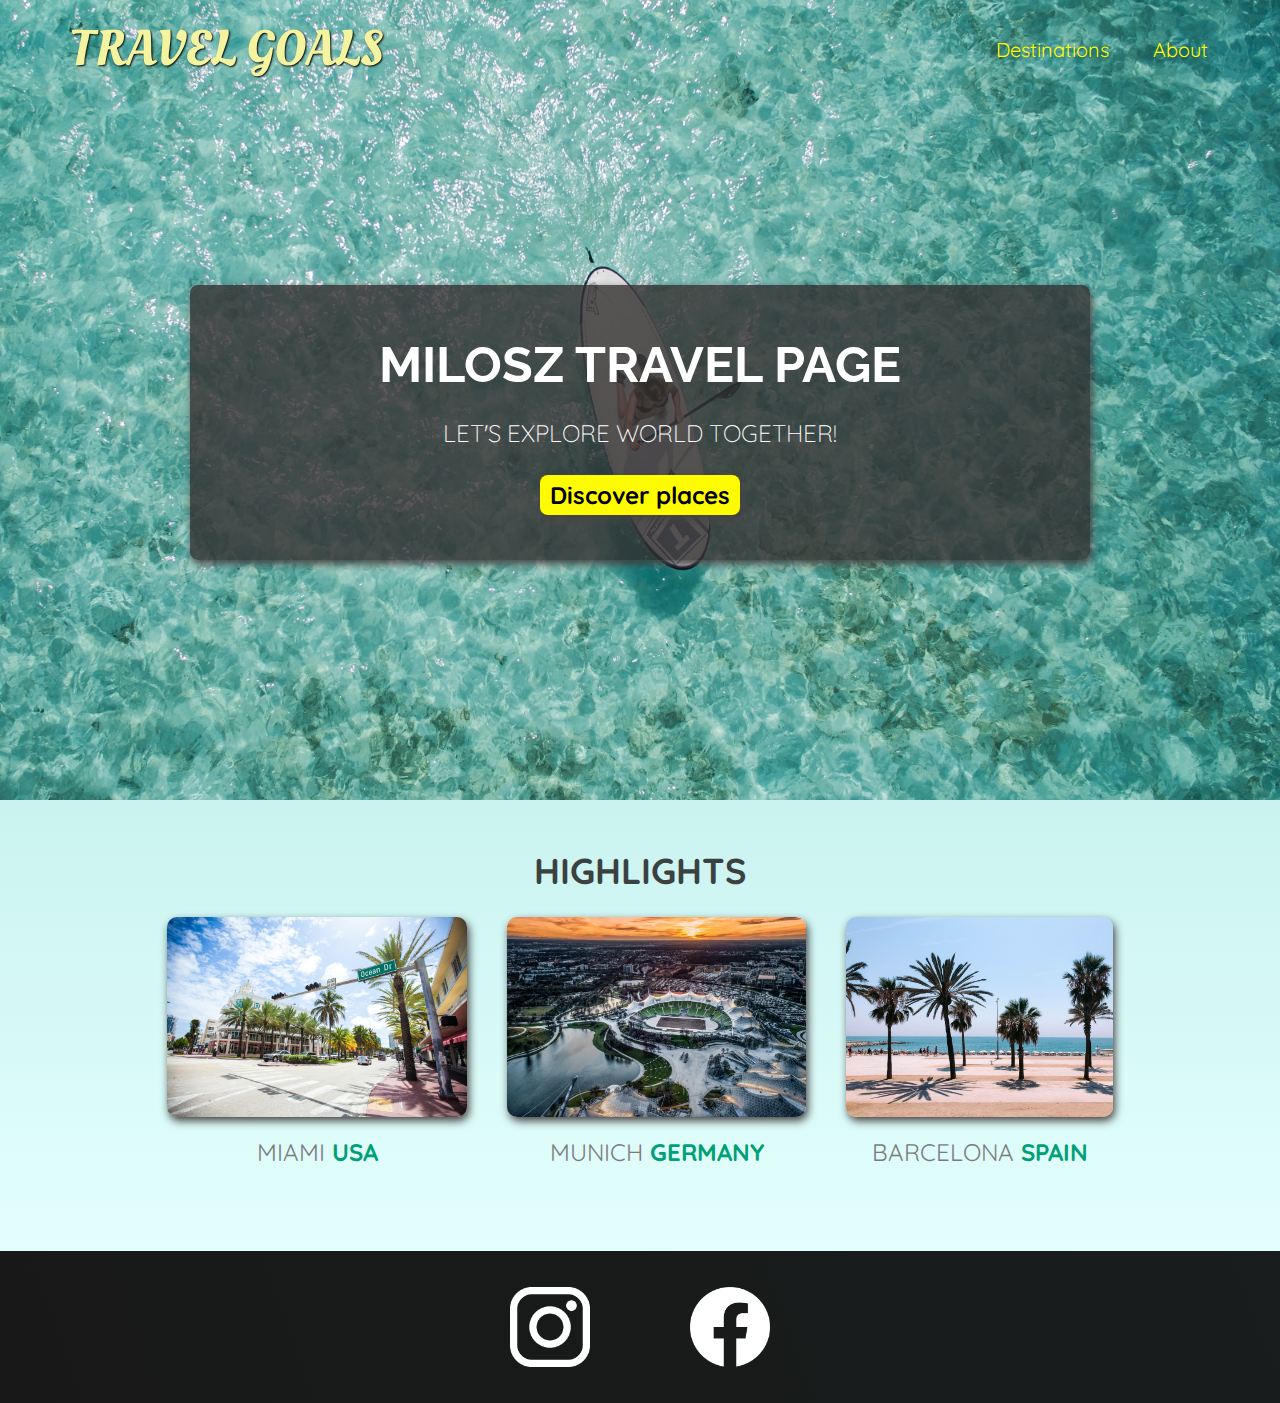
<file: index.html>
<html lang="en">
  <head>
    <meta charset="UTF-8" />
    <title>Travel Goals</title>
    <link
      href="https://fonts.googleapis.com/css2?family=Raleway:wght@700&family=Oleo+Script:wght@700&family=Quicksand:wght@300;500;700&display=swap"
      rel="stylesheet"
    />
    <link rel="stylesheet" href="shared.css" />
    <link rel="stylesheet" href="styles.css" />
  </head>
  <body>
    <header>
      <div id="page-logo">
        <a href="index.html">Travel Goals</a>
      </div>
      <nav>
        <ul>
          <li><a href="places.html">Destinations</a></li>
          <li><a href="">About</a></li>
        </ul>
      </nav>
    </header>
    <main>
      <section id="hero">
        <div id="hero-content">
          <h1>Milosz Travel Page</h1>
          <p>Let's explore world together!</p>
          <a href="/places.html">Discover places</a>
        </div>
      </section>
      <section id="highlights">
        <h2>highlights</h2>
        <ul id="destinations">
          <li class="destination">
            <img src="/images/places/miami.jpg" alt="picture of miami" />
            <p>Miami <strong>USA</strong></p>
          </li>
          <li class="destination">
            <img src="/images/places/munich.jpg" alt="picture of munich" />
            <p>Munich <strong>Germany</strong></p>
          </li>
          <li class="destination">
            <img
              src="/images/places/barcelona.jpg"
              alt="picture of barcelona"
            />
            <p>Barcelona <strong>Spain</strong></p>
          </li>
        </ul>
      </section>
    </main>
    <footer>
      <ul>
        <li>
          <a href="https://www.instagram.com/banan4don/"
            ><img src="/images/icons/insta.png" alt="Icon of instagram"
          /></a>
        </li>
        <li>
          <a href="https://www.facebook.com/profile.php?id=100001061245106"
            ><img src="/images/icons/facebook.png" alt="Icon of facebook"
          /></a>
        </li>
      </ul>
      
    </footer>
  </body>
</html>
</file>
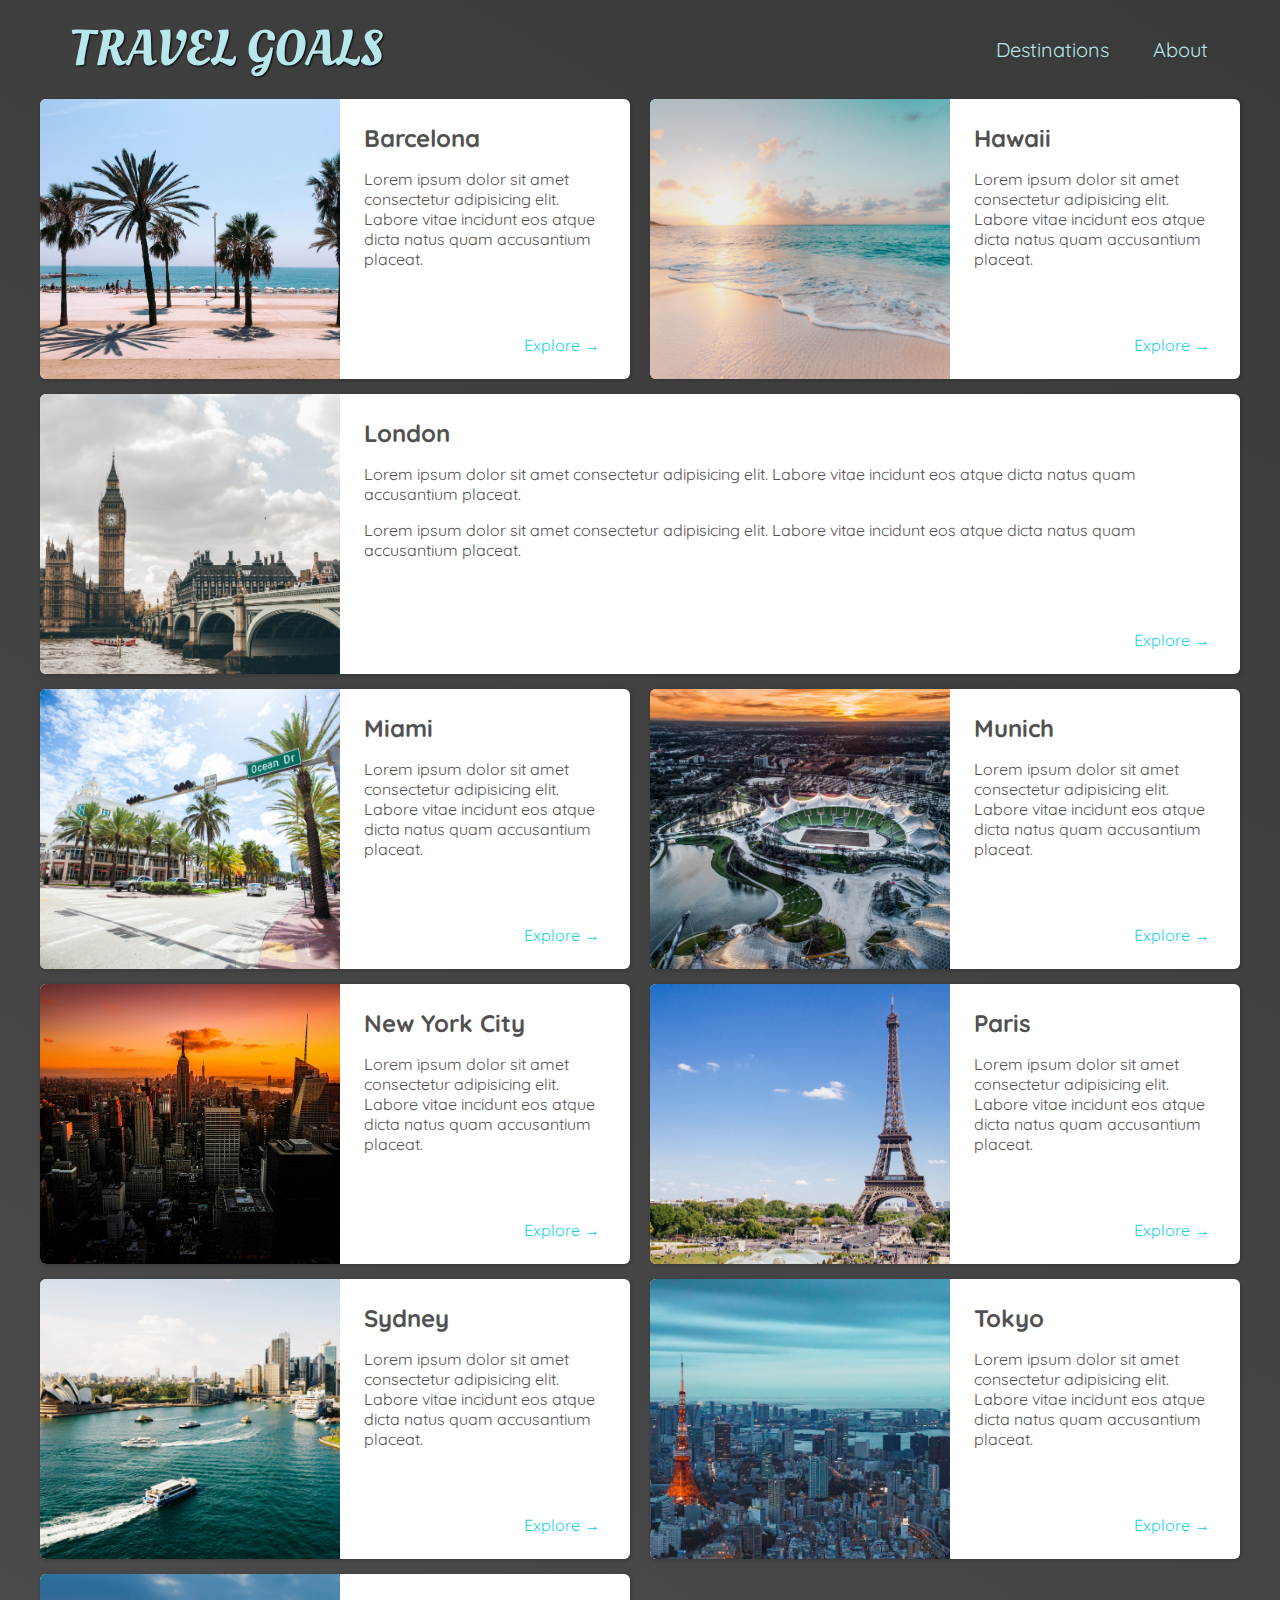
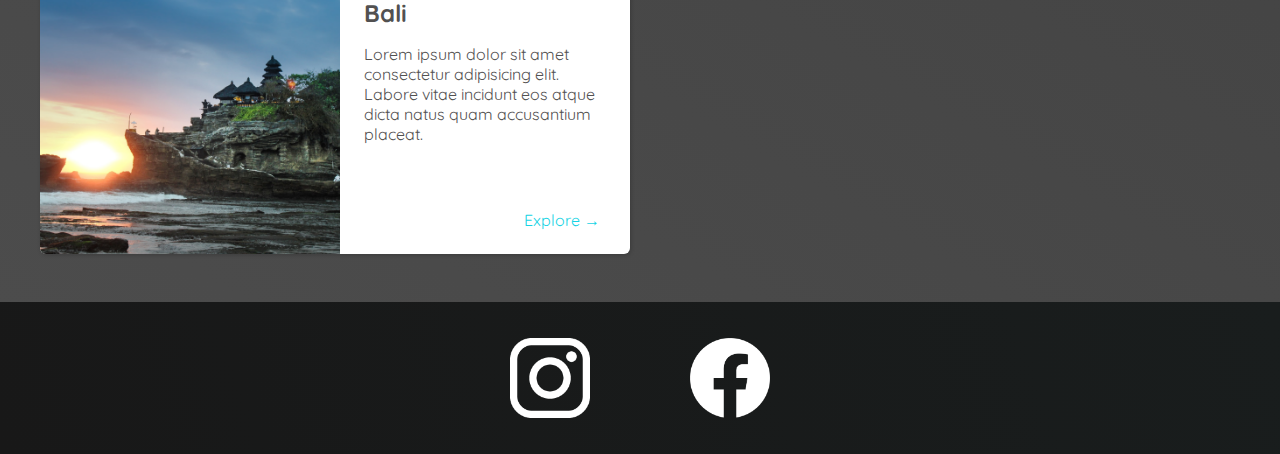
<file: places.html>
<html lang="en">
  <head>
    <meta charset="UTF-8" />
    <title>Travel Goals</title>
    <link
      href="https://fonts.googleapis.com/css2?family=Raleway:wght@700&family=Oleo+Script:wght@700&family=Quicksand:wght@300;500;700&display=swap"
      rel="stylesheet"
    />
    <link rel="stylesheet" href="shared.css" />
    <link rel="stylesheet" href="places.css" />
  </head>
  <body>
    <header>
      <div id="page-logo">
        <a href="index.html">Travel Goals</a>
      </div>
      <nav>
        <ul>
          <li><a href="places.html">Destinations</a></li>
          <li><a href="">About</a></li>
        </ul>
      </nav>
    </header>
    <main>
      <ul>
        <li>
          <img src="images/places/barcelona.jpg" alt="City of Barcelona" />
          <div class="item-content">
            <div>
              <h2>Barcelona</h2>
              <p>
                Lorem ipsum dolor sit amet consectetur adipisicing elit. Labore
                vitae incidunt eos atque dicta natus quam accusantium placeat.
              </p>
            </div>
            <div class="actions">
              <a href="https://en.wikipedia.org/wiki/Barcelona">Explore &#x2192</a>
            </div>
          </div>
        </li>
        <li>
          <img src="images/places/hawaii.jpg" alt="Hawaii beach" />
          <div class="item-content">
            <div>
              <h2>Hawaii</h2>
              <p>
                Lorem ipsum dolor sit amet consectetur adipisicing elit. Labore
                vitae incidunt eos atque dicta natus quam accusantium placeat.
              </p>
            </div>
            <div class="actions">
              <a href="hhttps://en.wikipedia.org/wiki/Hawaii">Explore &#x2192</a>
            </div>
          </div>
        </li>
        <li>
          <img src="images/places/london.jpg" alt="London city" />
          <div class="item-content">
            <div>
              <h2>London</h2>
              <p>
                Lorem ipsum dolor sit amet consectetur adipisicing elit. Labore
                vitae incidunt eos atque dicta natus quam accusantium placeat.
              </p>
              <p>
                Lorem ipsum dolor sit amet consectetur adipisicing elit. Labore
                vitae incidunt eos atque dicta natus quam accusantium placeat.
              </p>
            </div>
            <div class="actions">
              <a href="https://en.wikipedia.org/wiki/London">Explore &#x2192</a>
            </div>
          </div>
        </li>
        <li>
          <img src="images/places/miami.jpg" alt="Miami streets" />
          <div class="item-content">
            <div>
              <h2>Miami</h2>
              <p>
                Lorem ipsum dolor sit amet consectetur adipisicing elit. Labore
                vitae incidunt eos atque dicta natus quam accusantium placeat.
              </p>
            </div>
            <div class="actions">
              <a href="https://en.wikipedia.org/wiki/Miami">Explore &#x2192</a>
            </div>
          </div>
        </li>
        <li>
          <img src="images/places/munich.jpg" alt="Munich football stadium" />
          <div class="item-content">
            <div>
              <h2>Munich</h2>
              <p>
                Lorem ipsum dolor sit amet consectetur adipisicing elit. Labore
                vitae incidunt eos atque dicta natus quam accusantium placeat.
              </p>
            </div>
            <div class="actions">
              <a href="https://en.wikipedia.org/wiki/Munich">Explore &#x2192</a>
            </div>
          </div>
        </li>
        <li>
          <img src="images/places/new-york-city.jpg" alt="New York City skyline" />
          <div class="item-content">
            <div>
              <h2>New York City</h2>
              <p>
                Lorem ipsum dolor sit amet consectetur adipisicing elit. Labore
                vitae incidunt eos atque dicta natus quam accusantium placeat.
              </p>
            </div>
            <div class="actions">
              <a href="https://en.wikipedia.org/wiki/New_York_City"
                >Explore &#x2192</a
              >
            </div>
          </div>
        </li>
        <li>
          <img src="images/places/paris.jpg" alt="Paris city" />
          <div class="item-content">
            <div>
              <h2>Paris</h2>
              <p>
                Lorem ipsum dolor sit amet consectetur adipisicing elit. Labore
                vitae incidunt eos atque dicta natus quam accusantium placeat.
              </p>
            </div>
            <div class="actions">
              <a href="https://en.wikipedia.org/wiki/Paris">Explore &#x2192</a>
            </div>
          </div>
        </li>
        <li>
          <img src="images/places/sydney.jpg" alt="Sydney beach" />
          <div class="item-content">
            <div>
              <h2>Sydney</h2>
              <p>
                Lorem ipsum dolor sit amet consectetur adipisicing elit. Labore
                vitae incidunt eos atque dicta natus quam accusantium placeat.
              </p>
            </div>
            <div class="actions">
              <a href="https://en.wikipedia.org/wiki/Sydney">Explore &#x2192</a>
            </div>
          </div>
        </li>
        <li>
          <img src="images/places/tokyo.jpg" alt="Tokyo skyline" />
          <div class="item-content">
            <div>
              <h2>Tokyo</h2>
              <p>
                Lorem ipsum dolor sit amet consectetur adipisicing elit. Labore
                vitae incidunt eos atque dicta natus quam accusantium placeat.
              </p>
            </div>
            <div class="actions">
              <a href="https://en.wikipedia.org/wiki/Tokyo">Explore &#x2192</a>
            </div>
          </div>
        </li>
        <li>
          <img src="images/places/bali.jpg" alt="Bali beach" />
          <div class="item-content">
            <div>
              <h2>Bali</h2>
              <p>
                Lorem ipsum dolor sit amet consectetur adipisicing elit. Labore
                vitae incidunt eos atque dicta natus quam accusantium placeat.
              </p>
            </div>
            <div class="actions">
              <a href="https://en.wikipedia.org/wiki/Bali">Explore &#x2192</a>
            </div>
          </div>
        </li>
      </ul>
    </main>
    <footer>
      <ul>
        <li>
          <a href="https://www.instagram.com/banan4don/"
            ><img src="/images/icons/insta.png" alt="Icon of instagram"
          /></a>
        </li>
        <li>
          <a href="https://www.facebook.com/profile.php?id=100001061245106"
            ><img src="/images/icons/facebook.png" alt="Icon of facebook"
          /></a>
        </li>
      </ul>
    </footer>
  </body>
</html>
</file>
<file: shared.css>
body {
  font-family: "Quicksand", sans-serif;
  margin: 0;
}
#page-logo a {
  padding: 10px;
  font-family: "Oleo Script", sans-serif;
  color: rgb(244, 243, 160);
  font-size: 50px;
  text-decoration: none;
  text-transform: uppercase;
  text-shadow: 1px 1px 2px black;
}

header {
  display: flex;
  justify-content: space-between;
  align-items: center;
  padding: 15px 60px;
  position: absolute;
  width: 100%;
  box-sizing: border-box;
  top: 0;
  left: 0;
}

header ul {
  display: flex;
  justify-content: flex-end;
}
ul {
  list-style-type: none;
  text-decoration: none;
  margin: 0;
  padding: 0;
}

header li {
  margin-left: 20px;
  text-align: right;
}

header a {
  text-decoration: none;
  color: rgb(255, 251, 0);
  font-size: 20px;
  padding: 12px;
  text-shadow: 1px 1px 2px rgba(0, 0, 0, 0.2);
}
header nav a:hover {
  color: rgb(77, 77, 77);
  background-color: rgb(255, 251, 0);
  border-radius: 6px;
}

footer {
  background: linear-gradient(70deg, rgb(24, 24, 24), rgb(25, 29, 29));
}

footer li {
  width: 80px;
  height: 80px;
margin: 0 50px; 

}
footer img {
  width: 100%;
height: 100%;
}
footer ul {
  display: flex;
  justify-content: center;
  padding: 36px 0;
  
}
</file>
<file: styles.css>
#hero {
    height: 800px;
    background-image: url("/images/places/ocean.jpg");
    background-position: center;
    background-size: cover;
  


}
#hero-content {
    width: 900px;
    background-color: rgba(51, 47, 47, 0.8);
    box-shadow: 2px 4px 8px rgb(68, 67, 67);
    border-radius: 8px;
    text-align: center;
    padding: 50px 0;
    margin: 0 auto;
    position: relative;
    top: 285px;
}

#hero-content h1 {
    color: white;
    text-transform: uppercase;
    font-size: 50px;
    font-family: "Raleway", sans-serif;
    margin: 0;
}

#hero-content p {
    color: white;
    text-transform: uppercase;
    font-size: 24px;
    font-weight: 300;
    margin-bottom: 32px;
}
#hero-content a {
    text-decoration: none;
    border-radius: 8px;
    background-color: rgb(255, 251, 0);
    padding: 5px 10px;
    color: black;
    font-size: 24px;
    font-weight: bold;
    box-shadow: 2px 4px 8px rgb(68, 67, 67);
    
    
}
#hero-content a:hover {
    background-color: rgb(255, 210, 0);
}
#highlights h2 {
    text-transform: uppercase;
    font-size: 36px;
    text-align: center;
    color: rgb(59,65,64);
    margin: 24px 0;
}

#highlights {
    padding: 24px;
    background: linear-gradient(0deg, rgb(227,255,253), rgb(202, 243, 240));
}
.destination img {
    height: 200px;
    width: 100%;
    box-shadow: 2px 4px 8px rgb(68,67,67);
    border-radius: 10px;
    object-fit: cover;
}

#destinations {
    display: flex;
    width: 90%;
    margin: auto;
    margin-bottom: 40px;
justify-content: center;

}

.destination {
    margin: 0 20px;
    text-transform: uppercase;
}
.destination p {
    text-align: center;
    font-size: 24px;
    color: rgb(124,123,123);
    margin: 20px 0;
    
}

.destination strong {
    color: rgb(0,160,117);
}
</file>
<file: places.css>
body {
    background: linear-gradient(30deg, rgb(77,77,77), rgb(58,58,58));
    color: rgb(68,68,68);
}
#page-logo a {
color: rgb(183,230,235);
}
header {
    position: static;
}
header a {
    color: rgb(183,230,235);
}
header nav a:hover {
    background-color: rgb(183,230,235);
    color: rgb(59,59,59);
}
main ul {
    width: 1200px;
    margin: 0 auto 48px auto;
    display: grid;
    grid-template-columns: 1fr 1fr;
    gap: 15px 20px;
    
}
li:nth-of-type(3) {
   
    grid-column: 1/ span 2;
    
}

main li img {
    width: 300px;
    height: 280px;
    object-fit: cover;
   
}
main li {
    display: flex;
    background-color: white;
    box-shadow: 1px 1px 4px rgba(0,0,0,0.2);
    border-radius: 6px;
    overflow: hidden;

}
.item-content {
    padding: 24px;
    display: flex;
    flex-direction: column;
    justify-content: space-between;
    color: rgb(82 81 81);


}
.item-content h2 {
    margin: 0;
}
.actions {
    text-align: right;
}
.actions a {
    text-decoration: none;
    color: rgb(22 211 228);
    padding: 6px;
    border-radius: 6px;
    

}
.actions a:hover {
    background-color: rgb(235, 253, 255);
}
</file>
